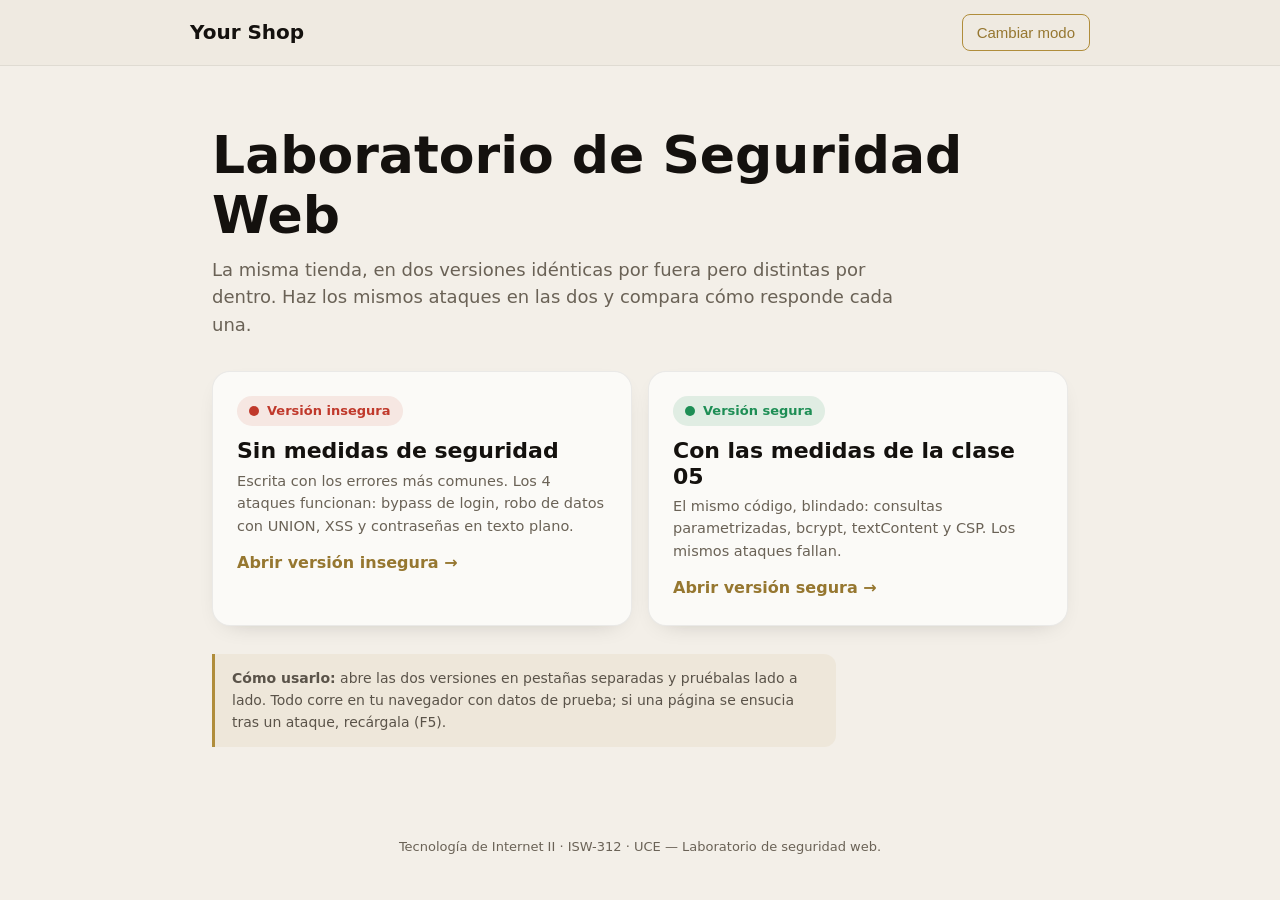
<file: index.html>
<!DOCTYPE html>
<html lang="es">
<head>
  <meta charset="UTF-8">
  <meta name="viewport" content="width=device-width, initial-scale=1.0">
  <title>YourShop — Laboratorio de Seguridad Web</title>
  <link rel="icon" href="data:,">
  <link rel="stylesheet" href="css/estilos.css">
  <style>
    .portada { max-width: 900px; margin: 0 auto; padding: 60px 22px; }
    .portada h1 { font-size: clamp(30px, 6vw, 52px); margin: 0 0 10px; }
    .portada .sub { color: #6a6256; font-size: 18px; max-width: 60ch; margin: 0 0 32px; }
    body.modo-oscuro .portada .sub { color: #c7bfb2; }
    .opciones { display: grid; grid-template-columns: 1fr; gap: 16px; margin-top: 10px; }
    @media (min-width: 680px) { .opciones { grid-template-columns: 1fr 1fr; } }
    .opcion {
      display: block; text-decoration: none; color: inherit;
      background: var(--surface); border: 1px solid var(--borde); border-radius: 18px;
      padding: 24px; box-shadow: var(--sombra); transition: transform .14s, box-shadow .14s;
    }
    .opcion:hover { transform: translateY(-3px); }
    body.modo-oscuro .opcion { background: #211C17; }
    .opcion .tag {
      display: inline-flex; align-items: center; gap: 8px;
      font-size: 13px; font-weight: 700; padding: 5px 12px; border-radius: 100px; margin-bottom: 12px;
    }
    .opcion .tag .pt { width: 10px; height: 10px; border-radius: 50%; }
    .opcion.ins .tag { color: var(--rojo); background: rgba(192,57,43,.1); }
    .opcion.ins .tag .pt { background: var(--rojo); }
    .opcion.seg .tag { color: var(--verde); background: rgba(30,142,85,.12); }
    .opcion.seg .tag .pt { background: var(--verde); }
    .opcion h2 { margin: 0 0 6px; font-size: 22px; }
    .opcion p { margin: 0; color: #6a6256; font-size: 14.5px; }
    body.modo-oscuro .opcion p { color: #c7bfb2; }
    .opcion .ir { margin-top: 14px; font-weight: 700; color: var(--gold-dark); }
    .nota-inicio {
      margin-top: 28px; border-left: 3px solid var(--gold); background: rgba(176,141,59,.08);
      border-radius: 0 12px 12px 0; padding: 14px 17px; font-size: 14px; color: #5a5349; max-width: 70ch;
    }
    body.modo-oscuro .nota-inicio { color: #c7bfb2; }
    .barra-top { background: #EFEAE1; border-bottom: 1px solid var(--borde); padding: 14px 18px; }
    body.modo-oscuro .barra-top { background: #211C17; }
    .barra-top .in { max-width: 900px; margin: 0 auto; display: flex; justify-content: space-between; align-items: center; }
    .barra-top h3 { margin: 0; font-size: 20px; }
  </style>
</head>
<body>

<div class="barra-top">
  <div class="in">
    <h3>Your Shop</h3>
    <button id="btn-modo" class="sec">Cambiar modo</button>
  </div>
</div>

<main class="portada">
  <h1>Laboratorio de Seguridad Web</h1>
  <p class="sub">La misma tienda, en dos versiones idénticas por fuera pero distintas por dentro.
    Haz los mismos ataques en las dos y compara cómo responde cada una.</p>

  <div class="opciones">
    <a class="opcion ins" href="inseguro.html">
      <span class="tag"><span class="pt"></span> Versión insegura</span>
      <h2>Sin medidas de seguridad</h2>
      <p>Escrita con los errores más comunes. Los 4 ataques funcionan: bypass de login, robo de datos con UNION, XSS y contraseñas en texto plano.</p>
      <div class="ir">Abrir versión insegura →</div>
    </a>
    <a class="opcion seg" href="seguro.html">
      <span class="tag"><span class="pt"></span> Versión segura</span>
      <h2>Con las medidas de la clase 05</h2>
      <p>El mismo código, blindado: consultas parametrizadas, bcrypt, textContent y CSP. Los mismos ataques fallan.</p>
      <div class="ir">Abrir versión segura →</div>
    </a>
  </div>

  <div class="nota-inicio">
    <b>Cómo usarlo:</b> abre las dos versiones en pestañas separadas y pruébalas lado a lado.
    Todo corre en tu navegador con datos de prueba; si una página se ensucia tras un ataque, recárgala (F5).
  </div>
</main>

<footer>
  Tecnología de Internet II · ISW-312 · UCE — Laboratorio de seguridad web.
</footer>

<script>
  document.getElementById('btn-modo').addEventListener('click', () =>
    document.body.classList.toggle('modo-oscuro'));
</script>
</body>
</html>
</file>
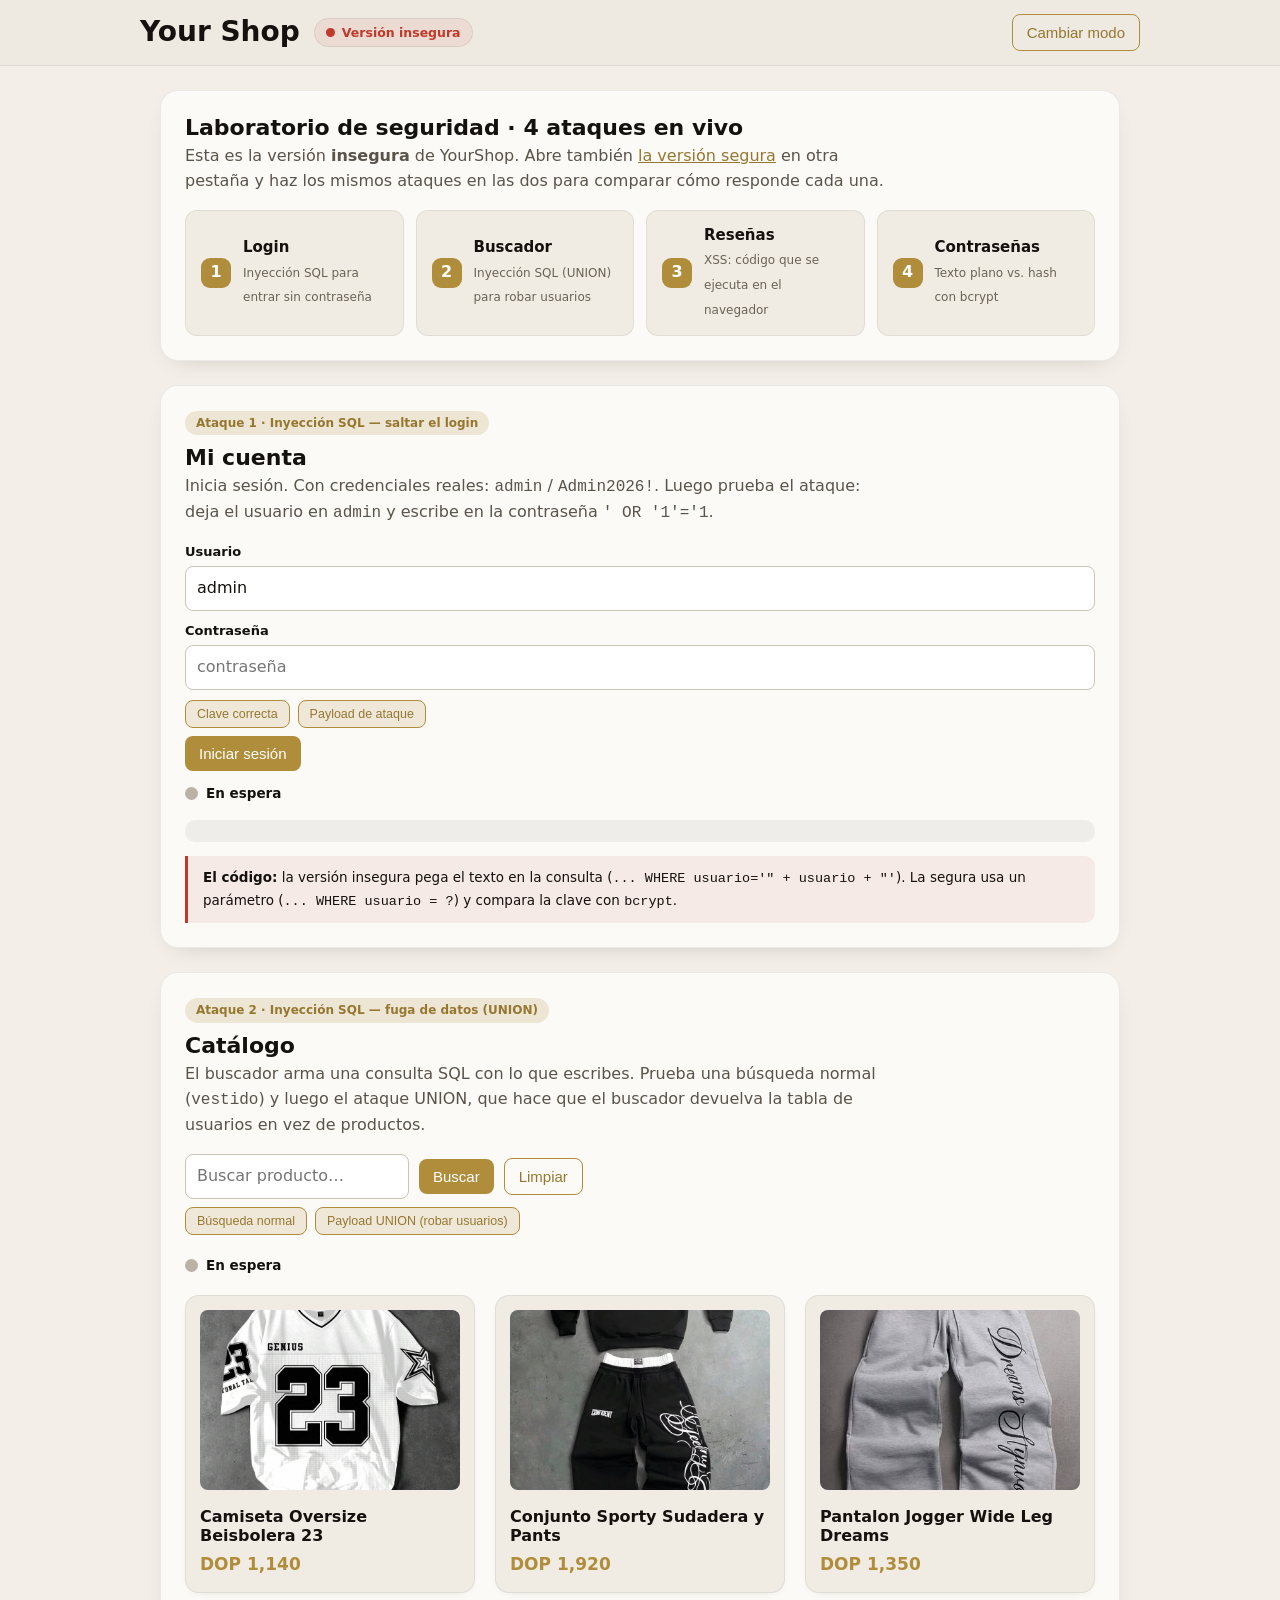
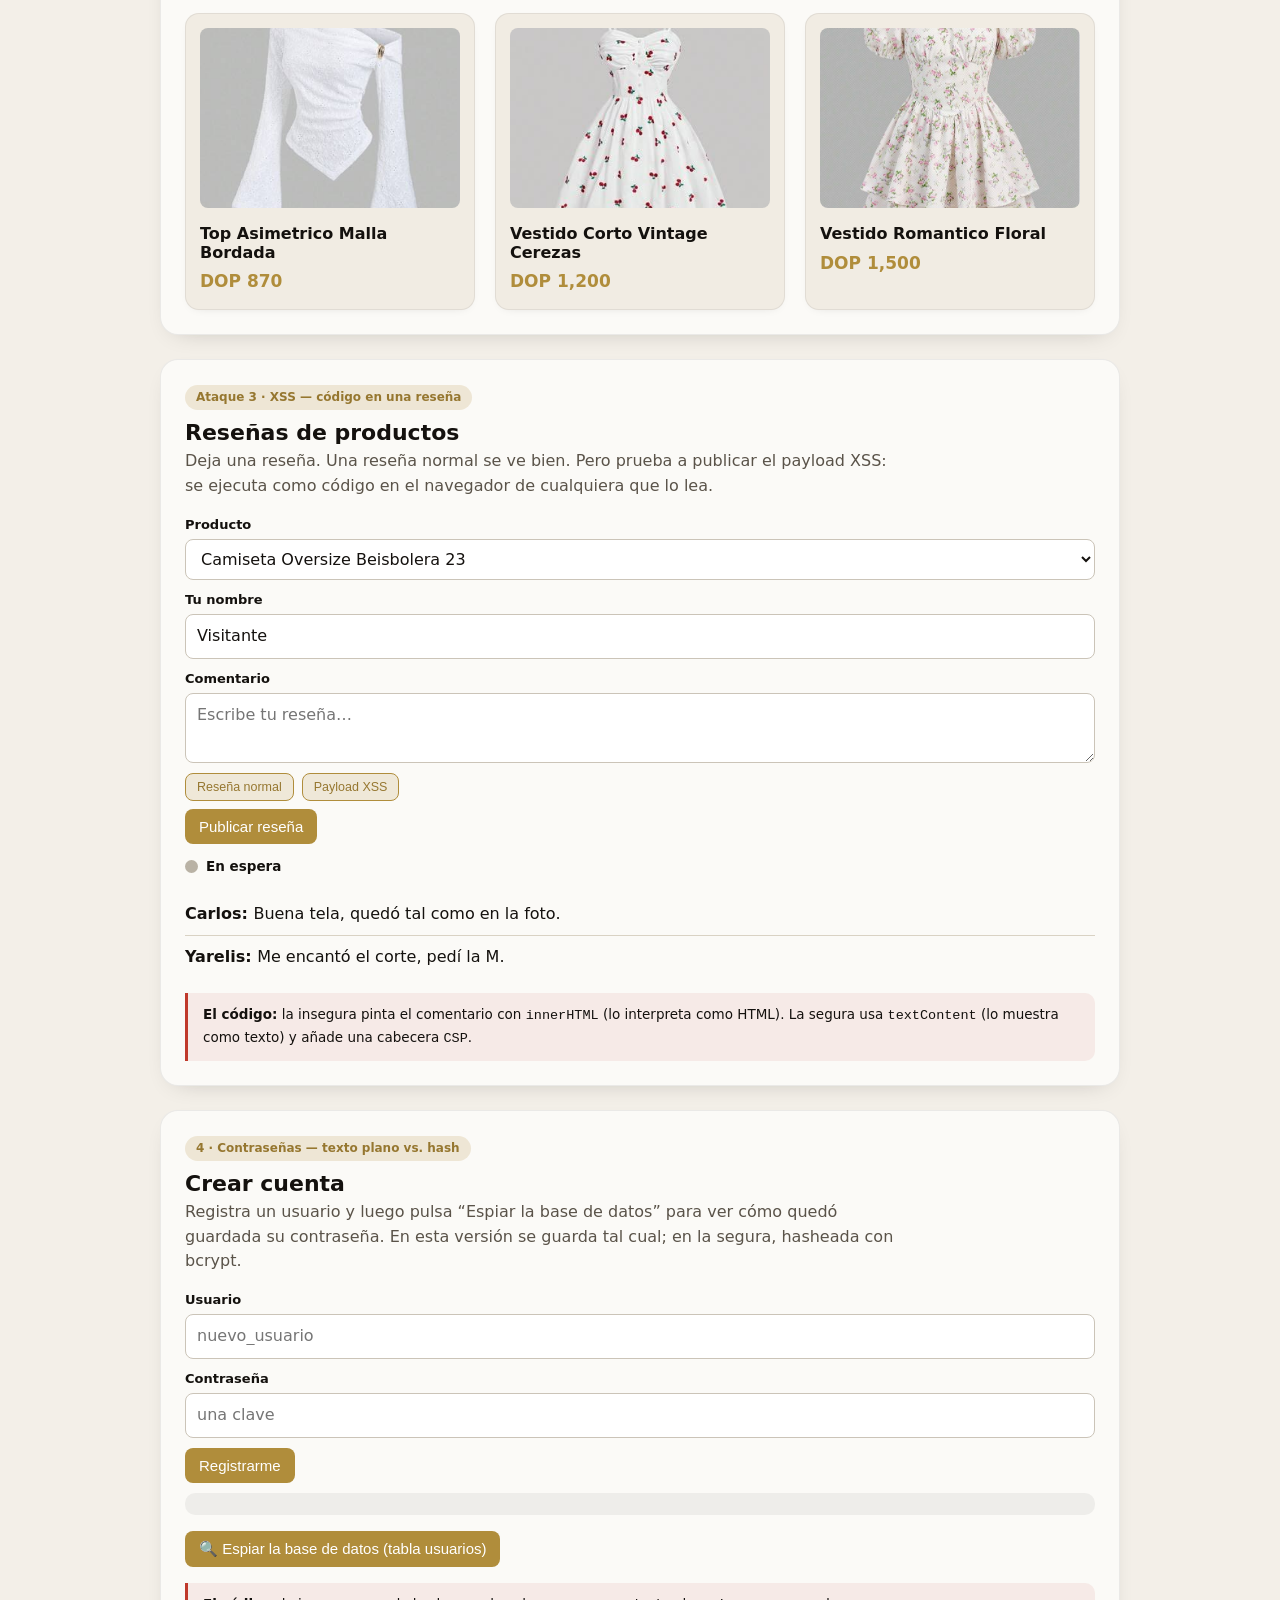
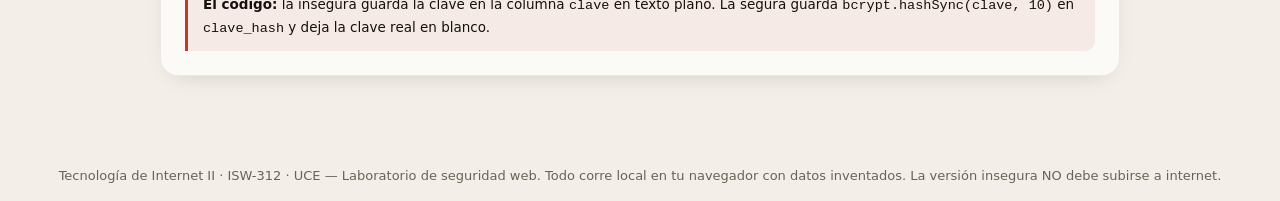
<file: inseguro.html>
<!DOCTYPE html>
<html lang="es">
<head>
  <meta charset="UTF-8">
  <meta name="viewport" content="width=device-width, initial-scale=1.0">
  <title>YourShop — VERSIÓN INSEGURA</title>
  <link rel="icon" href="data:,">
  <link rel="stylesheet" href="css/estilos.css">
</head>
<body>

<header>
  <div class="header-top">
    <div class="marca">
      <h1>Your Shop</h1>
      <span class="version-chip insegura"><span class="pt"></span> Versión insegura</span>
    </div>
    <button id="btn-modo" class="sec">Cambiar modo</button>
  </div>
</header>

<div id="estado-carga">Iniciando la base de datos (SQLite en el navegador)…</div>

<main>

  <!-- ÍNDICE DE ATAQUES -->
  <section class="bloque indice">
    <h2>Laboratorio de seguridad · 4 ataques en vivo</h2>
    <p class="intro">Esta es la versión <b>insegura</b> de YourShop. Abre también
      <a href="seguro.html">la versión segura</a> en otra pestaña y haz los mismos
      ataques en las dos para comparar cómo responde cada una.</p>
    <div class="indice-grid">
      <a class="indice-item" href="#sec-login"><span class="num">1</span>
        <div><b>Login</b><small>Inyección SQL para entrar sin contraseña</small></div></a>
      <a class="indice-item" href="#sec-buscar"><span class="num">2</span>
        <div><b>Buscador</b><small>Inyección SQL (UNION) para robar usuarios</small></div></a>
      <a class="indice-item" href="#sec-resenas"><span class="num">3</span>
        <div><b>Reseñas</b><small>XSS: código que se ejecuta en el navegador</small></div></a>
      <a class="indice-item" href="#sec-registro"><span class="num">4</span>
        <div><b>Contraseñas</b><small>Texto plano vs. hash con bcrypt</small></div></a>
    </div>
  </section>

  <!-- 1 · LOGIN -->
  <section class="bloque" id="sec-login">
    <span class="ataque-chip">Ataque 1 · Inyección SQL — saltar el login</span>
    <h2>Mi cuenta</h2>
    <p class="intro">Inicia sesión. Con credenciales reales: <code>admin</code> / <code>Admin2026!</code>. Luego prueba el ataque: deja el usuario en <code>admin</code> y escribe en la contraseña <code>' OR '1'='1</code>.</p>
    <form id="form-login">
      <div class="campo"><label for="login-usuario">Usuario</label>
        <input type="text" id="login-usuario" value="admin"></div>
      <div class="campo"><label for="login-clave">Contraseña</label>
        <input type="text" id="login-clave" placeholder="contraseña"></div>
      <div class="botones-ataque">
        <button type="button" data-fill="#login-clave" data-valor="Admin2026!">Clave correcta</button>
        <button type="button" data-fill="#login-clave" data-valor="' OR '1'='1">Payload de ataque</button>
      </div>
      <button type="submit">Iniciar sesión</button>
    </form>
    <div class="semaforo"><span class="dot neutro" data-dot="login"></span><span data-estado="login">En espera</span></div>
    <div class="panel-sql" id="panel-login" hidden>
      <div class="cab">Consulta SQL que se ejecutó</div>
      <pre class="sql"></pre>
    </div>
    <div id="login-resultado" class="resultado neutro" style="display:block"></div>
    <div class="nota-fix">
      <b>El código:</b> la versión insegura pega el texto en la consulta
      (<code>... WHERE usuario='" + usuario + "'</code>). La segura usa un parámetro
      (<code>... WHERE usuario = ?</code>) y compara la clave con <code>bcrypt</code>.
    </div>
  </section>

  <!-- 2 · BUSCADOR + CATÁLOGO -->
  <section class="bloque" id="sec-buscar">
    <span class="ataque-chip">Ataque 2 · Inyección SQL — fuga de datos (UNION)</span>
    <h2>Catálogo</h2>
    <p class="intro">El buscador arma una consulta SQL con lo que escribes. Prueba una búsqueda normal (<code>vestido</code>) y luego el ataque UNION, que hace que el buscador devuelva la tabla de usuarios en vez de productos.</p>
    <form id="form-buscar" class="fila">
      <input type="text" id="input-buscar" placeholder="Buscar producto…">
      <button type="submit">Buscar</button>
      <button type="button" id="btn-limpiar" class="sec">Limpiar</button>
    </form>
    <div class="botones-ataque">
      <button type="button" data-fill="#input-buscar" data-valor="vestido">Búsqueda normal</button>
      <button type="button" data-fill="#input-buscar" data-valor="' UNION SELECT usuario, clave FROM usuarios -- ">Payload UNION (robar usuarios)</button>
    </div>
    <div class="semaforo"><span class="dot neutro" data-dot="buscar"></span><span data-estado="buscar">En espera</span></div>
    <div class="panel-sql" id="panel-buscar" hidden>
      <div class="cab">Consulta SQL que se ejecutó</div>
      <pre class="sql"></pre>
    </div>
    <div id="Catalogo"></div>
  </section>

  <!-- 3 · RESEÑAS (XSS) -->
  <section class="bloque" id="sec-resenas">
    <span class="ataque-chip">Ataque 3 · XSS — código en una reseña</span>
    <h2>Reseñas de productos</h2>
    <p class="intro">Deja una reseña. Una reseña normal se ve bien. Pero prueba a publicar el payload XSS: se ejecuta como código en el navegador de cualquiera que lo lea.</p>
    <form id="form-resena">
      <div class="campo"><label for="resena-producto">Producto</label>
        <select id="resena-producto"></select></div>
      <div class="campo"><label for="resena-autor">Tu nombre</label>
        <input type="text" id="resena-autor" value="Visitante"></div>
      <div class="campo"><label for="resena-texto">Comentario</label>
        <textarea id="resena-texto" placeholder="Escribe tu reseña…"></textarea></div>
      <div class="botones-ataque">
        <button type="button" data-fill="#resena-texto" data-valor="Muy buen producto, lo recomiendo.">Reseña normal</button>
        <button type="button" data-fill="#resena-texto" data-valor="&lt;img src=x onerror=&quot;document.getElementById('zona-xss').textContent='⚠ XSS EJECUTADO: este código corrió solo'&quot;&gt;">Payload XSS</button>
      </div>
      <button type="submit">Publicar reseña</button>
    </form>
    <div class="semaforo"><span class="dot neutro" data-dot="xss"></span><span data-estado="xss">En espera</span></div>
    <div id="zona-xss" style="margin-top:12px;font-weight:700"></div>
    <div id="lista-resenas" style="margin-top:12px"></div>
    <div class="nota-fix">
      <b>El código:</b> la insegura pinta el comentario con <code>innerHTML</code> (lo interpreta como HTML).
      La segura usa <code>textContent</code> (lo muestra como texto) y añade una cabecera <code>CSP</code>.
    </div>
  </section>

  <!-- 4 · REGISTRO + ESPIAR BD -->
  <section class="bloque" id="sec-registro">
    <span class="ataque-chip">4 · Contraseñas — texto plano vs. hash</span>
    <h2>Crear cuenta</h2>
    <p class="intro">Registra un usuario y luego pulsa “Espiar la base de datos” para ver cómo quedó guardada su contraseña. En esta versión se guarda tal cual; en la segura, hasheada con bcrypt.</p>
    <form id="form-registro">
      <div class="campo"><label for="reg-usuario">Usuario</label>
        <input type="text" id="reg-usuario" placeholder="nuevo_usuario"></div>
      <div class="campo"><label for="reg-clave">Contraseña</label>
        <input type="text" id="reg-clave" placeholder="una clave"></div>
      <button type="submit">Registrarme</button>
    </form>
    <div id="reg-resultado" class="resultado neutro" style="margin-top:10px"></div>
    <div class="panel-sql" id="panel-registro" hidden>
      <div class="cab">Consulta SQL que se ejecutó</div>
      <pre class="sql"></pre>
    </div>
    <p style="margin-top:16px"><button type="button" id="btn-espiar">🔍 Espiar la base de datos (tabla usuarios)</button></p>
    <div id="tabla-usuarios" hidden></div>
    <div class="nota-fix">
      <b>El código:</b> la insegura guarda la clave en la columna <code>clave</code> en texto plano.
      La segura guarda <code>bcrypt.hashSync(clave, 10)</code> en <code>clave_hash</code> y deja la clave real en blanco.
    </div>
  </section>

</main>

<footer>
  Tecnología de Internet II · ISW-312 · UCE — Laboratorio de seguridad web.
  Todo corre local en tu navegador con datos inventados. La versión insegura NO debe subirse a internet.
</footer>

<script src="js/lib/sql-wasm.js"></script>
<script src="js/lib/sql-wasm-bin.js"></script>
<script src="js/lib/bcrypt.min.js"></script>
<script src="js/db.js"></script>
<script src="js/servidor-inseguro.js"></script>
<script src="js/app.js"></script>
</body>
</html>
</file>
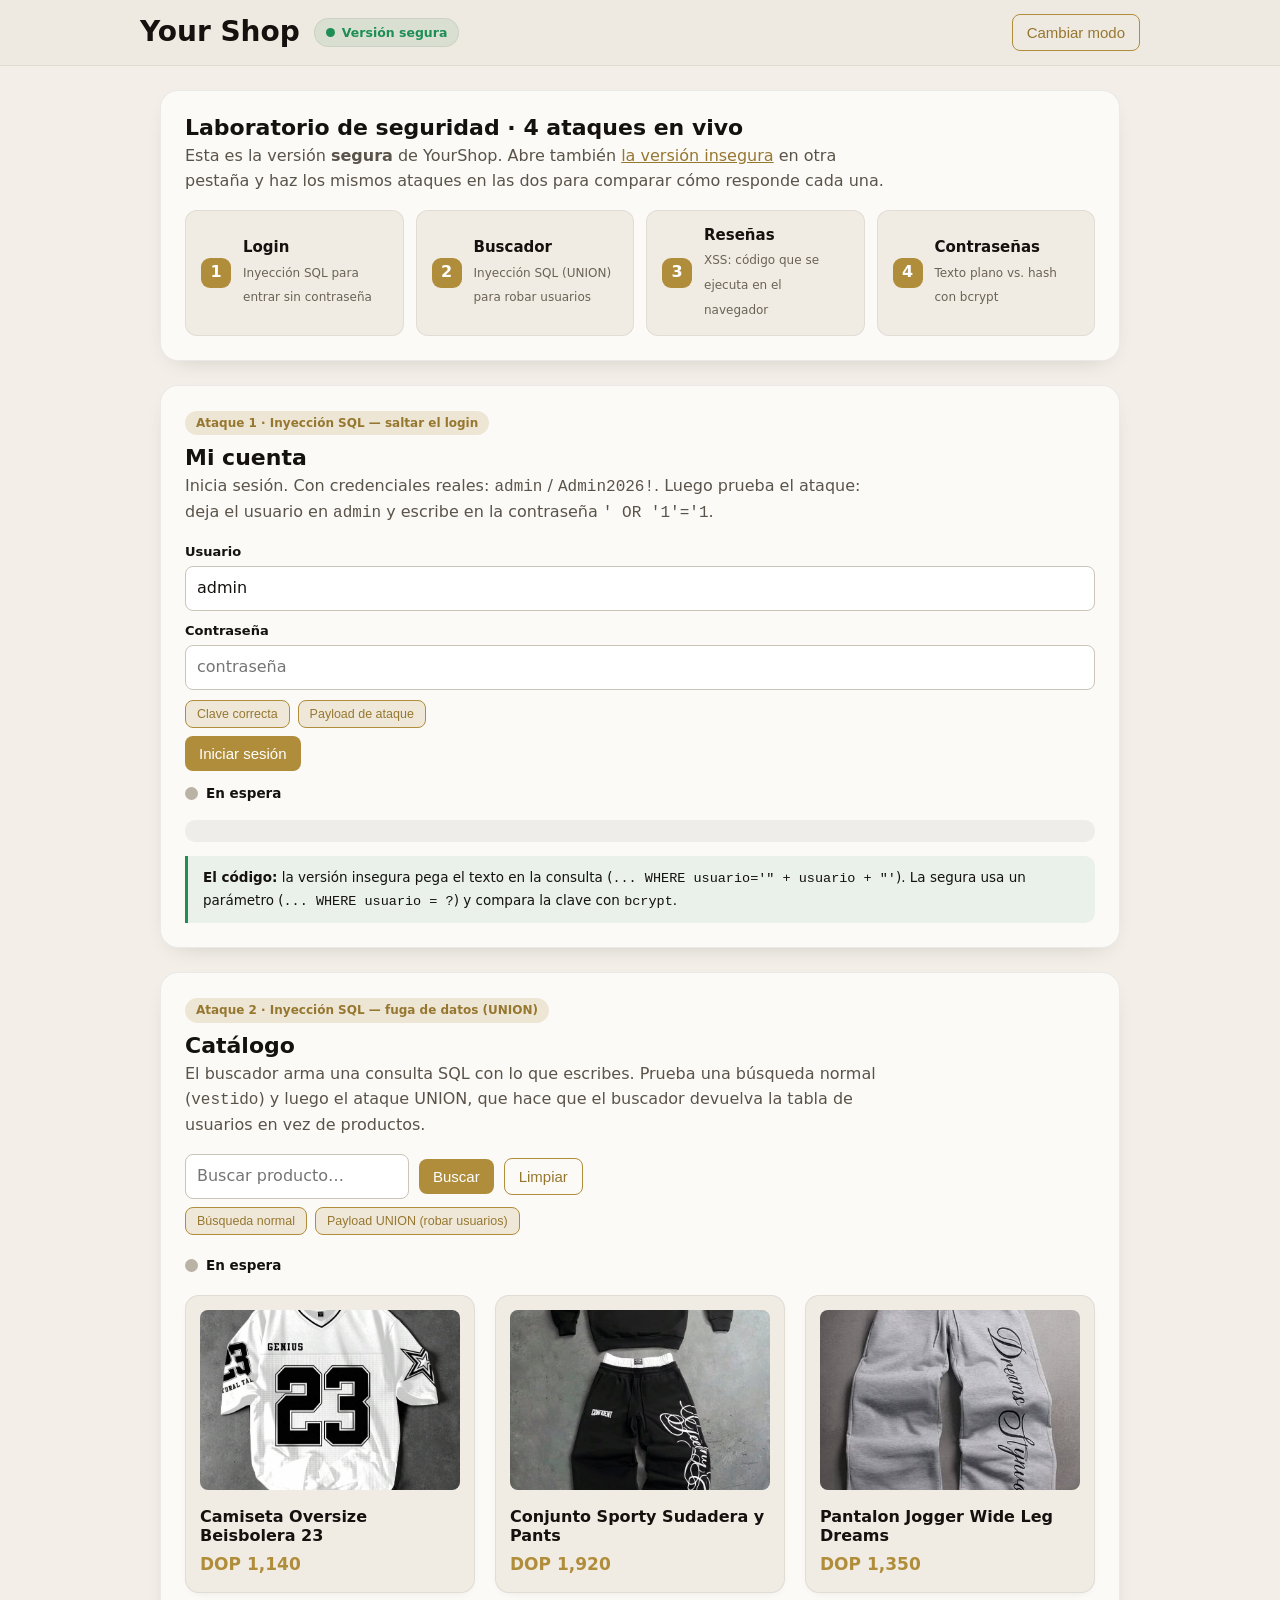
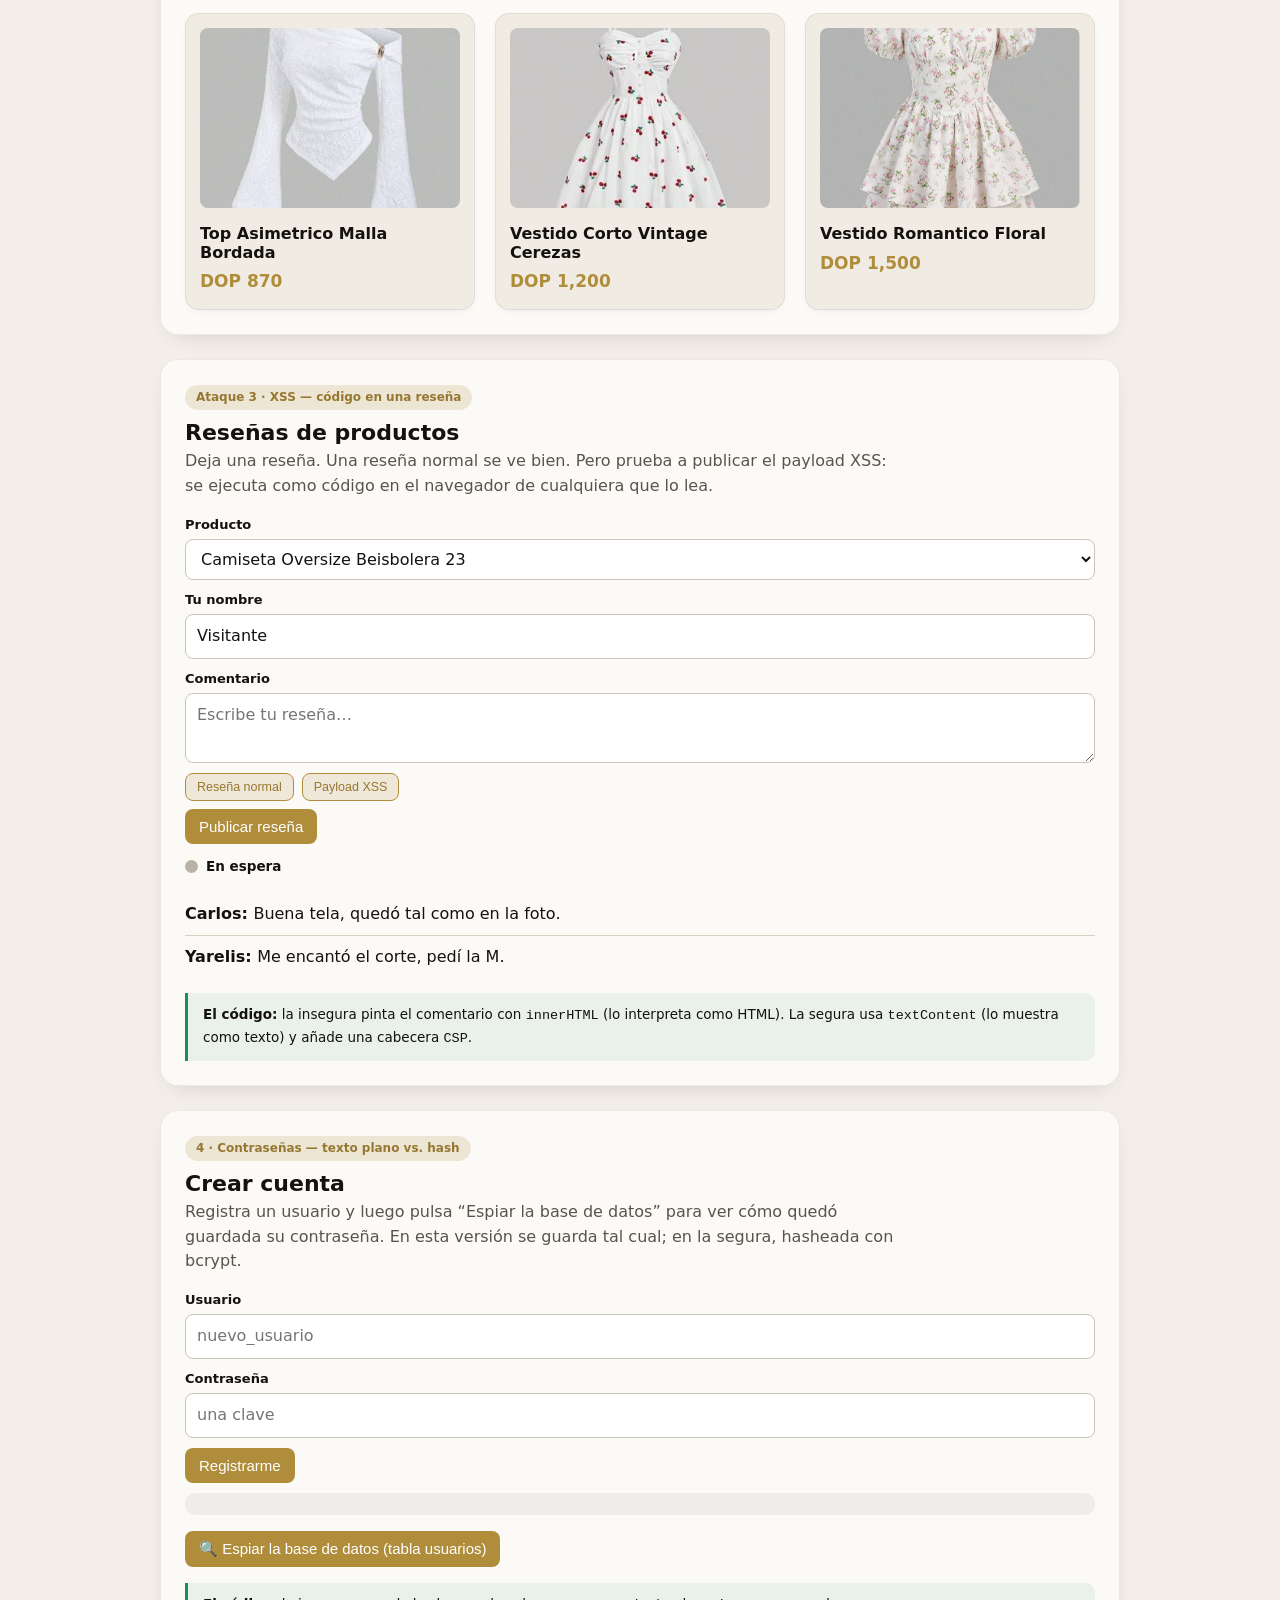
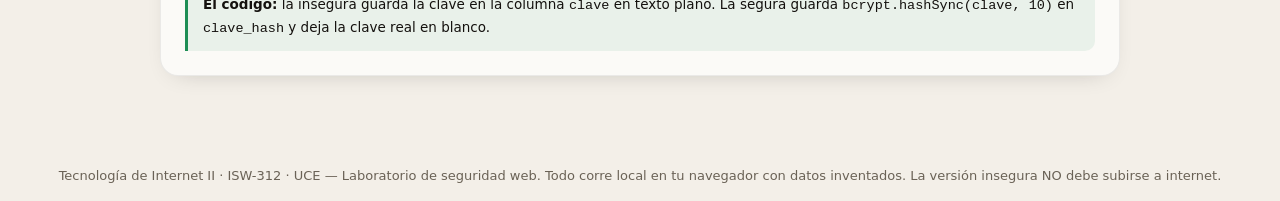
<file: seguro.html>
<!DOCTYPE html>
<html lang="es">
<head>
  <meta charset="UTF-8">
  <meta name="viewport" content="width=device-width, initial-scale=1.0">
  <title>YourShop — VERSIÓN SEGURA</title>
  <link rel="icon" href="data:,">
  <link rel="stylesheet" href="css/estilos.css">
</head>
<body>

<header>
  <div class="header-top">
    <div class="marca">
      <h1>Your Shop</h1>
      <span class="version-chip segura"><span class="pt"></span> Versión segura</span>
    </div>
    <button id="btn-modo" class="sec">Cambiar modo</button>
  </div>
</header>

<div id="estado-carga">Iniciando la base de datos (SQLite en el navegador)…</div>

<main>

  <!-- ÍNDICE DE ATAQUES -->
  <section class="bloque indice">
    <h2>Laboratorio de seguridad · 4 ataques en vivo</h2>
    <p class="intro">Esta es la versión <b>segura</b> de YourShop. Abre también
      <a href="inseguro.html">la versión insegura</a> en otra pestaña y haz los mismos
      ataques en las dos para comparar cómo responde cada una.</p>
    <div class="indice-grid">
      <a class="indice-item" href="#sec-login"><span class="num">1</span>
        <div><b>Login</b><small>Inyección SQL para entrar sin contraseña</small></div></a>
      <a class="indice-item" href="#sec-buscar"><span class="num">2</span>
        <div><b>Buscador</b><small>Inyección SQL (UNION) para robar usuarios</small></div></a>
      <a class="indice-item" href="#sec-resenas"><span class="num">3</span>
        <div><b>Reseñas</b><small>XSS: código que se ejecuta en el navegador</small></div></a>
      <a class="indice-item" href="#sec-registro"><span class="num">4</span>
        <div><b>Contraseñas</b><small>Texto plano vs. hash con bcrypt</small></div></a>
    </div>
  </section>

  <!-- 1 · LOGIN -->
  <section class="bloque" id="sec-login">
    <span class="ataque-chip">Ataque 1 · Inyección SQL — saltar el login</span>
    <h2>Mi cuenta</h2>
    <p class="intro">Inicia sesión. Con credenciales reales: <code>admin</code> / <code>Admin2026!</code>. Luego prueba el ataque: deja el usuario en <code>admin</code> y escribe en la contraseña <code>' OR '1'='1</code>.</p>
    <form id="form-login">
      <div class="campo"><label for="login-usuario">Usuario</label>
        <input type="text" id="login-usuario" value="admin"></div>
      <div class="campo"><label for="login-clave">Contraseña</label>
        <input type="text" id="login-clave" placeholder="contraseña"></div>
      <div class="botones-ataque">
        <button type="button" data-fill="#login-clave" data-valor="Admin2026!">Clave correcta</button>
        <button type="button" data-fill="#login-clave" data-valor="' OR '1'='1">Payload de ataque</button>
      </div>
      <button type="submit">Iniciar sesión</button>
    </form>
    <div class="semaforo"><span class="dot neutro" data-dot="login"></span><span data-estado="login">En espera</span></div>
    <div class="panel-sql" id="panel-login" hidden>
      <div class="cab">Consulta SQL que se ejecutó</div>
      <pre class="sql"></pre>
    </div>
    <div id="login-resultado" class="resultado neutro" style="display:block"></div>
    <div class="nota-fix">
      <b>El código:</b> la versión insegura pega el texto en la consulta
      (<code>... WHERE usuario='" + usuario + "'</code>). La segura usa un parámetro
      (<code>... WHERE usuario = ?</code>) y compara la clave con <code>bcrypt</code>.
    </div>
  </section>

  <!-- 2 · BUSCADOR + CATÁLOGO -->
  <section class="bloque" id="sec-buscar">
    <span class="ataque-chip">Ataque 2 · Inyección SQL — fuga de datos (UNION)</span>
    <h2>Catálogo</h2>
    <p class="intro">El buscador arma una consulta SQL con lo que escribes. Prueba una búsqueda normal (<code>vestido</code>) y luego el ataque UNION, que hace que el buscador devuelva la tabla de usuarios en vez de productos.</p>
    <form id="form-buscar" class="fila">
      <input type="text" id="input-buscar" placeholder="Buscar producto…">
      <button type="submit">Buscar</button>
      <button type="button" id="btn-limpiar" class="sec">Limpiar</button>
    </form>
    <div class="botones-ataque">
      <button type="button" data-fill="#input-buscar" data-valor="vestido">Búsqueda normal</button>
      <button type="button" data-fill="#input-buscar" data-valor="' UNION SELECT usuario, clave FROM usuarios -- ">Payload UNION (robar usuarios)</button>
    </div>
    <div class="semaforo"><span class="dot neutro" data-dot="buscar"></span><span data-estado="buscar">En espera</span></div>
    <div class="panel-sql" id="panel-buscar" hidden>
      <div class="cab">Consulta SQL que se ejecutó</div>
      <pre class="sql"></pre>
    </div>
    <div id="Catalogo"></div>
  </section>

  <!-- 3 · RESEÑAS (XSS) -->
  <section class="bloque" id="sec-resenas">
    <span class="ataque-chip">Ataque 3 · XSS — código en una reseña</span>
    <h2>Reseñas de productos</h2>
    <p class="intro">Deja una reseña. Una reseña normal se ve bien. Pero prueba a publicar el payload XSS: se ejecuta como código en el navegador de cualquiera que lo lea.</p>
    <form id="form-resena">
      <div class="campo"><label for="resena-producto">Producto</label>
        <select id="resena-producto"></select></div>
      <div class="campo"><label for="resena-autor">Tu nombre</label>
        <input type="text" id="resena-autor" value="Visitante"></div>
      <div class="campo"><label for="resena-texto">Comentario</label>
        <textarea id="resena-texto" placeholder="Escribe tu reseña…"></textarea></div>
      <div class="botones-ataque">
        <button type="button" data-fill="#resena-texto" data-valor="Muy buen producto, lo recomiendo.">Reseña normal</button>
        <button type="button" data-fill="#resena-texto" data-valor="&lt;img src=x onerror=&quot;document.getElementById('zona-xss').textContent='⚠ XSS EJECUTADO: este código corrió solo'&quot;&gt;">Payload XSS</button>
      </div>
      <button type="submit">Publicar reseña</button>
    </form>
    <div class="semaforo"><span class="dot neutro" data-dot="xss"></span><span data-estado="xss">En espera</span></div>
    <div id="zona-xss" style="margin-top:12px;font-weight:700"></div>
    <div id="lista-resenas" style="margin-top:12px"></div>
    <div class="nota-fix">
      <b>El código:</b> la insegura pinta el comentario con <code>innerHTML</code> (lo interpreta como HTML).
      La segura usa <code>textContent</code> (lo muestra como texto) y añade una cabecera <code>CSP</code>.
    </div>
  </section>

  <!-- 4 · REGISTRO + ESPIAR BD -->
  <section class="bloque" id="sec-registro">
    <span class="ataque-chip">4 · Contraseñas — texto plano vs. hash</span>
    <h2>Crear cuenta</h2>
    <p class="intro">Registra un usuario y luego pulsa “Espiar la base de datos” para ver cómo quedó guardada su contraseña. En esta versión se guarda tal cual; en la segura, hasheada con bcrypt.</p>
    <form id="form-registro">
      <div class="campo"><label for="reg-usuario">Usuario</label>
        <input type="text" id="reg-usuario" placeholder="nuevo_usuario"></div>
      <div class="campo"><label for="reg-clave">Contraseña</label>
        <input type="text" id="reg-clave" placeholder="una clave"></div>
      <button type="submit">Registrarme</button>
    </form>
    <div id="reg-resultado" class="resultado neutro" style="margin-top:10px"></div>
    <div class="panel-sql" id="panel-registro" hidden>
      <div class="cab">Consulta SQL que se ejecutó</div>
      <pre class="sql"></pre>
    </div>
    <p style="margin-top:16px"><button type="button" id="btn-espiar">🔍 Espiar la base de datos (tabla usuarios)</button></p>
    <div id="tabla-usuarios" hidden></div>
    <div class="nota-fix">
      <b>El código:</b> la insegura guarda la clave en la columna <code>clave</code> en texto plano.
      La segura guarda <code>bcrypt.hashSync(clave, 10)</code> en <code>clave_hash</code> y deja la clave real en blanco.
    </div>
  </section>

</main>

<footer>
  Tecnología de Internet II · ISW-312 · UCE — Laboratorio de seguridad web.
  Todo corre local en tu navegador con datos inventados. La versión insegura NO debe subirse a internet.
</footer>

<script src="js/lib/sql-wasm.js"></script>
<script src="js/lib/sql-wasm-bin.js"></script>
<script src="js/lib/bcrypt.min.js"></script>
<script src="js/db.js"></script>
<script src="js/servidor-seguro.js"></script>
<script src="js/app.js"></script>
</body>
</html>
</file>
<file: css/estilos.css>
/* =====================================================================
   YourShop · Laboratorio de Seguridad Web — estilos
   Mantiene la identidad del YourShop original (crema + dorado) y añade
   los elementos del laboratorio: banner de versión, paneles de código,
   semáforos y tablas.
   ===================================================================== */
:root {
  --bg: #F3EFE8;          /* fondo cálido suave */
  --ink: #14110E;
  --gold: #B08D3B;
  --gold-dark: #967730;
  --surface: #FBFAF7;     /* secciones: casi blanco cálido, flotan con sombra */
  --card: #F1ECE3;        /* tarjetas: un tono apenas más cálido */
  --borde: rgba(20,17,14,.07);
  --sombra: 0 8px 26px -16px rgba(20,17,14,.30);
  --rojo: #C0392B;
  --verde: #1E8E55;
  --code-bg: #0c0f24;
  --code-ink: #e7e9f5;
}
* { box-sizing: border-box; }
body {
  margin: 0;
  font-family: system-ui, -apple-system, "Segoe UI", sans-serif;
  font-size: 16px;
  background-color: var(--bg);
  color: var(--ink);
  line-height: 1.55;
}
body.modo-oscuro { background-color: #14110E; color: #F7F5F1; }
body.modo-oscuro header { background-color: #211C17; }
body.modo-oscuro #Catalogo article { background-color: #2A241E; }
body.modo-oscuro section.bloque { background-color: #211C17; color: #F7F5F1; border-color: rgba(255,255,255,.06); }

h1, h2, h3 { line-height: 1.15; }
code, .mono { font-family: "JetBrains Mono", ui-monospace, "Consolas", monospace; }
a { color: var(--gold-dark); }

/* ---------- Header ---------- */
header { background-color: #EFEAE1; padding: 14px 18px; border-bottom: 1px solid var(--borde); }
body.modo-oscuro header { border-bottom-color: rgba(255,255,255,.06); }
.header-top {
  display: flex; justify-content: space-between; align-items: center; gap: 12px;
  max-width: 1000px; margin: 0 auto;
}
.header-top .marca { display: flex; align-items: center; gap: 14px; flex-wrap: wrap; }
.header-top h1 { font-size: 28px; margin: 0; }

/* Etiqueta discreta de versión (reemplaza al banner) */
.version-chip {
  display: inline-flex; align-items: center; gap: 7px;
  font-size: 12.5px; font-weight: 600; padding: 4px 11px; border-radius: 100px;
  border: 1px solid var(--borde);
}
.version-chip .pt { width: 9px; height: 9px; border-radius: 50%; }
.version-chip.insegura { color: var(--rojo); background: rgba(192,57,43,.08); }
.version-chip.insegura .pt { background: var(--rojo); }
.version-chip.segura { color: var(--verde); background: rgba(30,142,85,.10); }
.version-chip.segura .pt { background: var(--verde); }

/* ---------- Índice de ataques ---------- */
.indice-grid {
  display: grid; grid-template-columns: repeat(auto-fit, minmax(210px, 1fr));
  gap: 12px; margin-top: 16px;
}
.indice-item {
  display: flex; align-items: center; gap: 12px; text-decoration: none; color: inherit;
  background: var(--card); border: 1px solid var(--borde); border-radius: 12px;
  padding: 13px 15px; transition: transform .12s, box-shadow .12s;
}
.indice-item:hover { transform: translateY(-2px); box-shadow: var(--sombra); }
.indice-item .num {
  flex: none; width: 30px; height: 30px; border-radius: 9px;
  background: var(--gold); color: #fff; font-weight: 700;
  display: grid; place-items: center;
}
.indice-item b { display: block; font-size: 15px; }
.indice-item small { color: #6a6256; font-size: 12px; }
body.modo-oscuro .indice-item { background: #2A241E; }
body.modo-oscuro .indice-item small { color: #c7bfb2; }

button {
  font-size: 15px; padding: 9px 14px; border: none; border-radius: 8px;
  background-color: var(--gold); color: #fff; cursor: pointer;
}
button:hover { background-color: var(--gold-dark); }
button.sec { background: transparent; color: var(--gold-dark); border: 1px solid var(--gold); }

/* ---------- Layout de secciones ---------- */
main { max-width: 1000px; margin: 0 auto; padding: 0 20px 60px; }
section.bloque {
  background: var(--surface); border: 1px solid var(--borde); border-radius: 18px;
  padding: 24px; margin-top: 24px; box-shadow: var(--sombra);
}
section.bloque > h2 { margin: 0 0 4px; font-size: 22px; }
section.bloque > p.intro { margin: 0 0 16px; color: #5a5349; max-width: 70ch; }
body.modo-oscuro section.bloque > p.intro { color: #c7bfb2; }
.ataque-chip {
  display: inline-block; font-size: 12px; font-weight: 700; border-radius: 20px;
  padding: 3px 11px; margin-bottom: 10px; background: rgba(176,141,59,.18); color: var(--gold-dark);
}

/* ---------- Formularios del laboratorio ---------- */
.fila { display: flex; gap: 10px; flex-wrap: wrap; align-items: center; }
.campo { display: flex; flex-direction: column; gap: 4px; margin-bottom: 10px; }
.campo label { font-size: 13px; font-weight: 600; }
input[type=text], input[type=password], select, textarea {
  font: inherit; padding: 9px 11px; border: 1px solid #cbc4b8; border-radius: 8px;
  background: #fff; color: #14110E; min-width: 220px;
}
textarea { min-height: 70px; resize: vertical; width: 100%; }
.botones-ataque { display: flex; gap: 8px; flex-wrap: wrap; margin: 8px 0; }
.botones-ataque button { font-size: 12.5px; padding: 6px 11px; background: #efe8d8; color: var(--gold-dark); border: 1px solid var(--gold); }
.botones-ataque button:hover { background: #e6dcc4; }

/* ---------- Panel de consulta SQL ---------- */
.panel-sql {
  margin-top: 14px; border-radius: 10px; overflow: hidden; border: 1px solid #2a2a38;
  background: var(--code-bg);
}
.panel-sql .cab {
  background: #141830; color: #8a90b8; font-family: "JetBrains Mono", monospace;
  font-size: 11.5px; padding: 7px 12px; border-bottom: 1px solid #2a2a38;
}
.panel-sql .sql {
  margin: 0; padding: 12px 14px; color: var(--code-ink);
  font-family: "JetBrains Mono", monospace; font-size: 12.5px; line-height: 1.6;
  white-space: pre-wrap; word-break: break-word;
}

/* ---------- Semáforo ---------- */
.semaforo { display: inline-flex; align-items: center; gap: 8px; margin-top: 12px; font-size: 13.5px; font-weight: 600; }
.dot { width: 13px; height: 13px; border-radius: 50%; background: #b9b2a5; }
.dot.rojo { background: var(--rojo); box-shadow: 0 0 0 4px rgba(192,57,43,.2); }
.dot.verde { background: var(--verde); box-shadow: 0 0 0 4px rgba(30,142,85,.2); }
.dot.neutro { background: #b9b2a5; }

/* ---------- Resultados ---------- */
.resultado { margin-top: 12px; padding: 11px 14px; border-radius: 10px; font-size: 14.5px; }
.resultado.ok { background: rgba(30,142,85,.12); }
.resultado.malo { background: rgba(192,57,43,.12); }
.resultado.neutro { background: rgba(0,0,0,.05); }
body.modo-oscuro .resultado.neutro { background: rgba(255,255,255,.07); }

/* ---------- Catálogo ---------- */
#Catalogo {
  display: grid; grid-template-columns: 1fr; gap: 20px; margin-top: 16px;
}
@media (min-width: 720px) { #Catalogo { grid-template-columns: 1fr 1fr 1fr; } }
#Catalogo article {
  background: var(--card); border: 1px solid var(--borde); border-radius: 14px;
  padding: 14px; box-shadow: 0 3px 12px -8px rgba(20,17,14,.22);
}
#Catalogo img { width: 100%; height: 180px; object-fit: cover; border-radius: 8px; }
.Nombre-Producto { font-size: 16px; margin: 10px 0 6px; }
.Precio { color: var(--gold); font-weight: bold; font-size: 17px; }
.aviso-vacio { color: #6a6256; padding: 10px 0; }
.aviso-error { background: rgba(192,57,43,.1); border-radius: 10px; padding: 12px 14px; color: var(--rojo); }
.aviso-error code { color: var(--rojo); word-break: break-all; }

/* ---------- Tablas (fuga + base de datos) ---------- */
.tabla-fuga, .tabla-db {
  width: 100%; border-collapse: collapse; margin-top: 10px; font-size: 13.5px;
  background: #fff; border-radius: 8px; overflow: hidden;
}
body.modo-oscuro .tabla-fuga, body.modo-oscuro .tabla-db { background: #2b2620; }
.tabla-fuga th, .tabla-db th { background: var(--ink); color: #fff; text-align: left; padding: 8px 10px; font-family: monospace; }
.tabla-fuga td, .tabla-db td { padding: 8px 10px; border-top: 1px solid #e4ddce; font-family: monospace; word-break: break-all; }
.tabla-fuga td { color: var(--rojo); font-weight: 600; }
.celda-peligro { color: var(--rojo); font-weight: 700; }
.celda-ok { color: var(--verde); font-weight: 600; }

/* ---------- Reseñas ---------- */
.resena { padding: 9px 0; border-bottom: 1px solid #d9d2c4; }
body.modo-oscuro .resena { border-color: #3a342c; }
.resena:last-child { border-bottom: none; }

/* ---------- Varios ---------- */
#estado-carga {
  max-width: 1000px; margin: 20px auto; padding: 14px 18px; border-radius: 10px;
  background: var(--surface); font-size: 14px;
}
.nota-fix {
  margin-top: 14px; border-left: 3px solid var(--verde); background: rgba(30,142,85,.08);
  border-radius: 0 10px 10px 0; padding: 11px 15px; font-size: 13.5px;
}
body.modo-inseguro .nota-fix { border-left-color: var(--rojo); background: rgba(192,57,43,.08); }
footer { text-align: center; padding: 30px 20px; color: #6a6256; font-size: 13px; }
</file>
